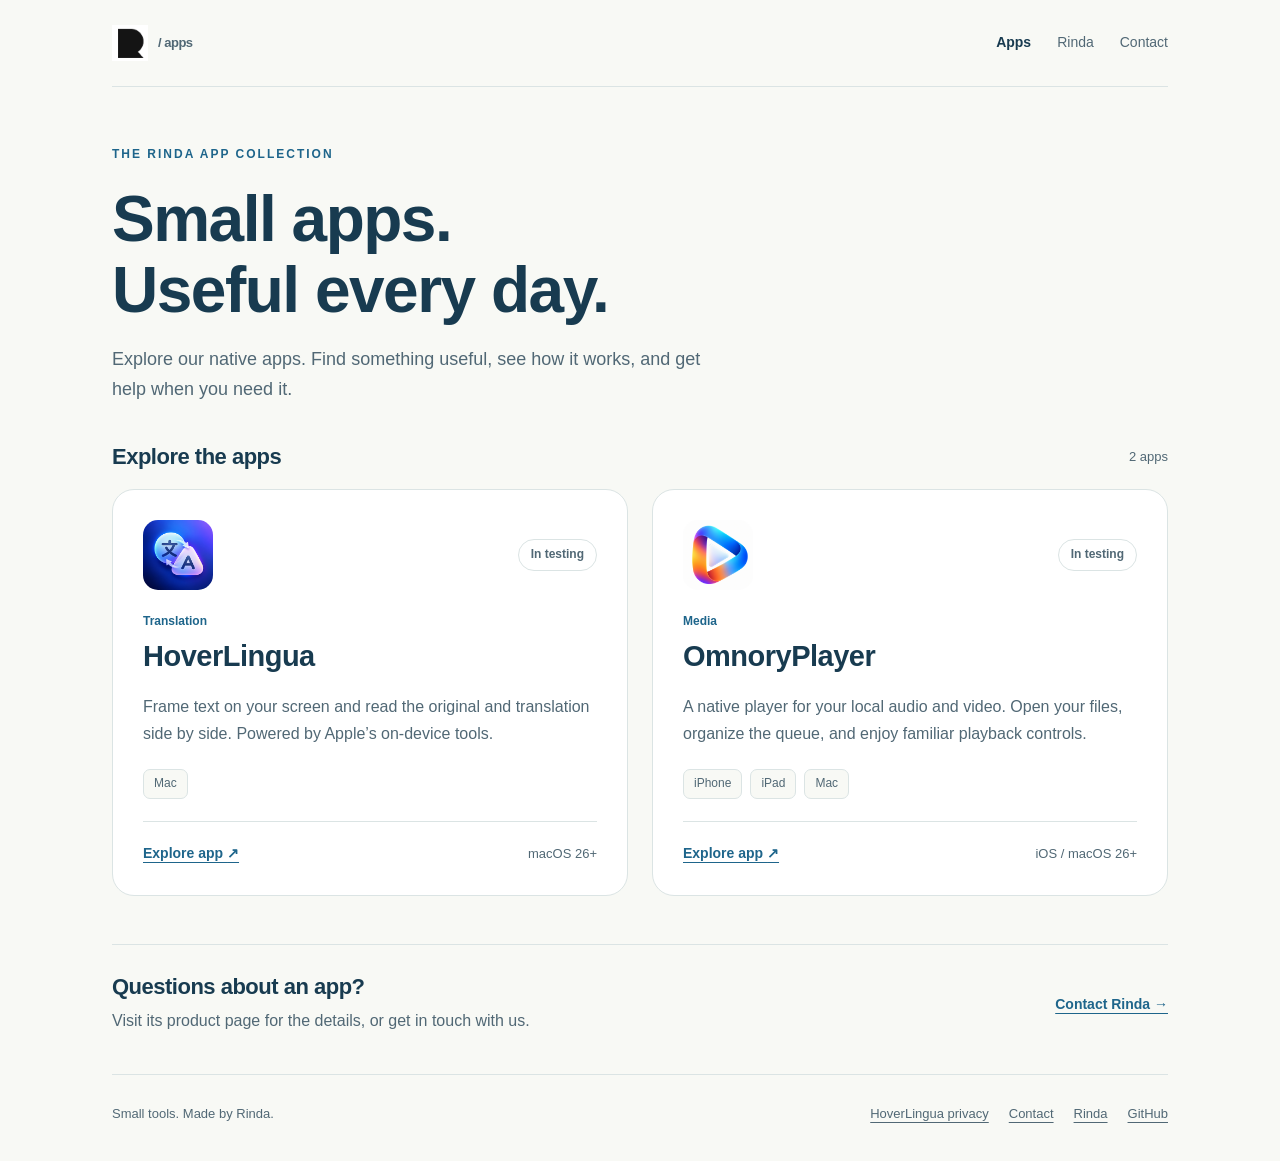
<file: index.html>
<!doctype html>
<html lang="en">
<head>
  <meta charset="utf-8">
  <meta name="viewport" content="width=device-width, initial-scale=1">
  <title>Rinda Apps — Explore our app collection</title>
  <meta name="description" content="Explore HoverLingua and OmnoryPlayer: focused native apps from Rinda for translation and media playback.">
  <meta name="theme-color" content="#183b50">
  <meta property="og:title" content="Rinda Apps — Explore our app collection">
  <meta property="og:description" content="Explore HoverLingua and OmnoryPlayer: focused native apps from Rinda for translation and media playback.">
  <meta property="og:type" content="website">
  <meta property="og:url" content="https://apps.rinda.co/">
  <link rel="canonical" href="https://apps.rinda.co/">
  <link rel="icon" type="image/png" href="assets/rinda-mark.png">
  <link rel="stylesheet" href="assets/style.css">
</head>
<body>
  <a class="skip" href="#main">Skip to content</a>
  <div class="wrap">
    <header class="nav"><a class="brand" href="index.html" aria-label="Rinda apps home"><img src="assets/rinda-mark.png" alt="" width="36" height="36"><span class="small">/ apps</span></a><nav class="nav-links" aria-label="Main"><a href="index.html" aria-current="page">Apps</a><a href="https://rinda.co/" aria-label="About Rinda">Rinda</a><a href="mailto:developer@rinda.co">Contact</a></nav></header>
    <main id="main">
      <section class="directory-intro" aria-labelledby="directory-title">
        <p class="eyebrow">The Rinda app collection</p>
        <h1 id="directory-title">Small apps.<br>Useful every day.</h1>
        <p class="lead">Explore our native apps. Find something useful, see how it works, and get help when you need it.</p>
      </section>
      <section class="catalog" aria-labelledby="catalog-title">
        <div class="catalog-heading"><h2 id="catalog-title">Explore the apps</h2><span class="small">2 apps</span></div>
        <ul class="catalog-grid">
          <li class="catalog-card">
            <div class="catalog-icon-row"><img class="app-icon" src="assets/hoverlingua.png" alt="" width="70" height="70"><span class="badge">In testing</span></div>
            <div><p class="catalog-category">Translation</p><h3>HoverLingua</h3></div>
            <p class="catalog-description">Frame text on your screen and read the original and translation side by side. Powered by Apple’s on-device tools.</p>
            <ul class="platforms" aria-label="HoverLingua platforms"><li>Mac</li></ul>
            <div class="catalog-card-footer"><a class="text-link" href="hoverlingua/index.html" aria-label="Explore HoverLingua">Explore app <span aria-hidden="true">↗</span></a><span class="small">macOS 26+</span></div>
          </li>
          <li class="catalog-card">
            <div class="catalog-icon-row"><img class="app-icon" src="assets/omnoryplayer.png" alt="" width="70" height="70"><span class="badge">In testing</span></div>
            <div><p class="catalog-category">Media</p><h3>OmnoryPlayer</h3></div>
            <p class="catalog-description">A native player for your local audio and video. Open your files, organize the queue, and enjoy familiar playback controls.</p>
            <ul class="platforms" aria-label="OmnoryPlayer platforms"><li>iPhone</li><li>iPad</li><li>Mac</li></ul>
            <div class="catalog-card-footer"><a class="text-link" href="omnoryplayer/index.html" aria-label="Explore OmnoryPlayer">Explore app <span aria-hidden="true">↗</span></a><span class="small">iOS / macOS 26+</span></div>
          </li>
        </ul>
      </section>
      <section class="directory-contact" aria-labelledby="contact-title"><div><h2 id="contact-title">Questions about an app?</h2><p>Visit its product page for the details, or get in touch with us.</p></div><a class="text-link" href="mailto:developer@rinda.co">Contact Rinda <span aria-hidden="true">→</span></a></section>
    </main>
    <footer class="footer"><span>Small tools. Made by Rinda.</span><nav class="footer-links" aria-label="Footer"><a href="hoverlingua/privacy/index.html">HoverLingua privacy</a><a href="mailto:developer@rinda.co">Contact</a><a href="https://rinda.co/">Rinda</a><a href="https://github.com/Rin-Da/apps">GitHub</a></nav></footer>
  </div>
</body>
</html>
</file>
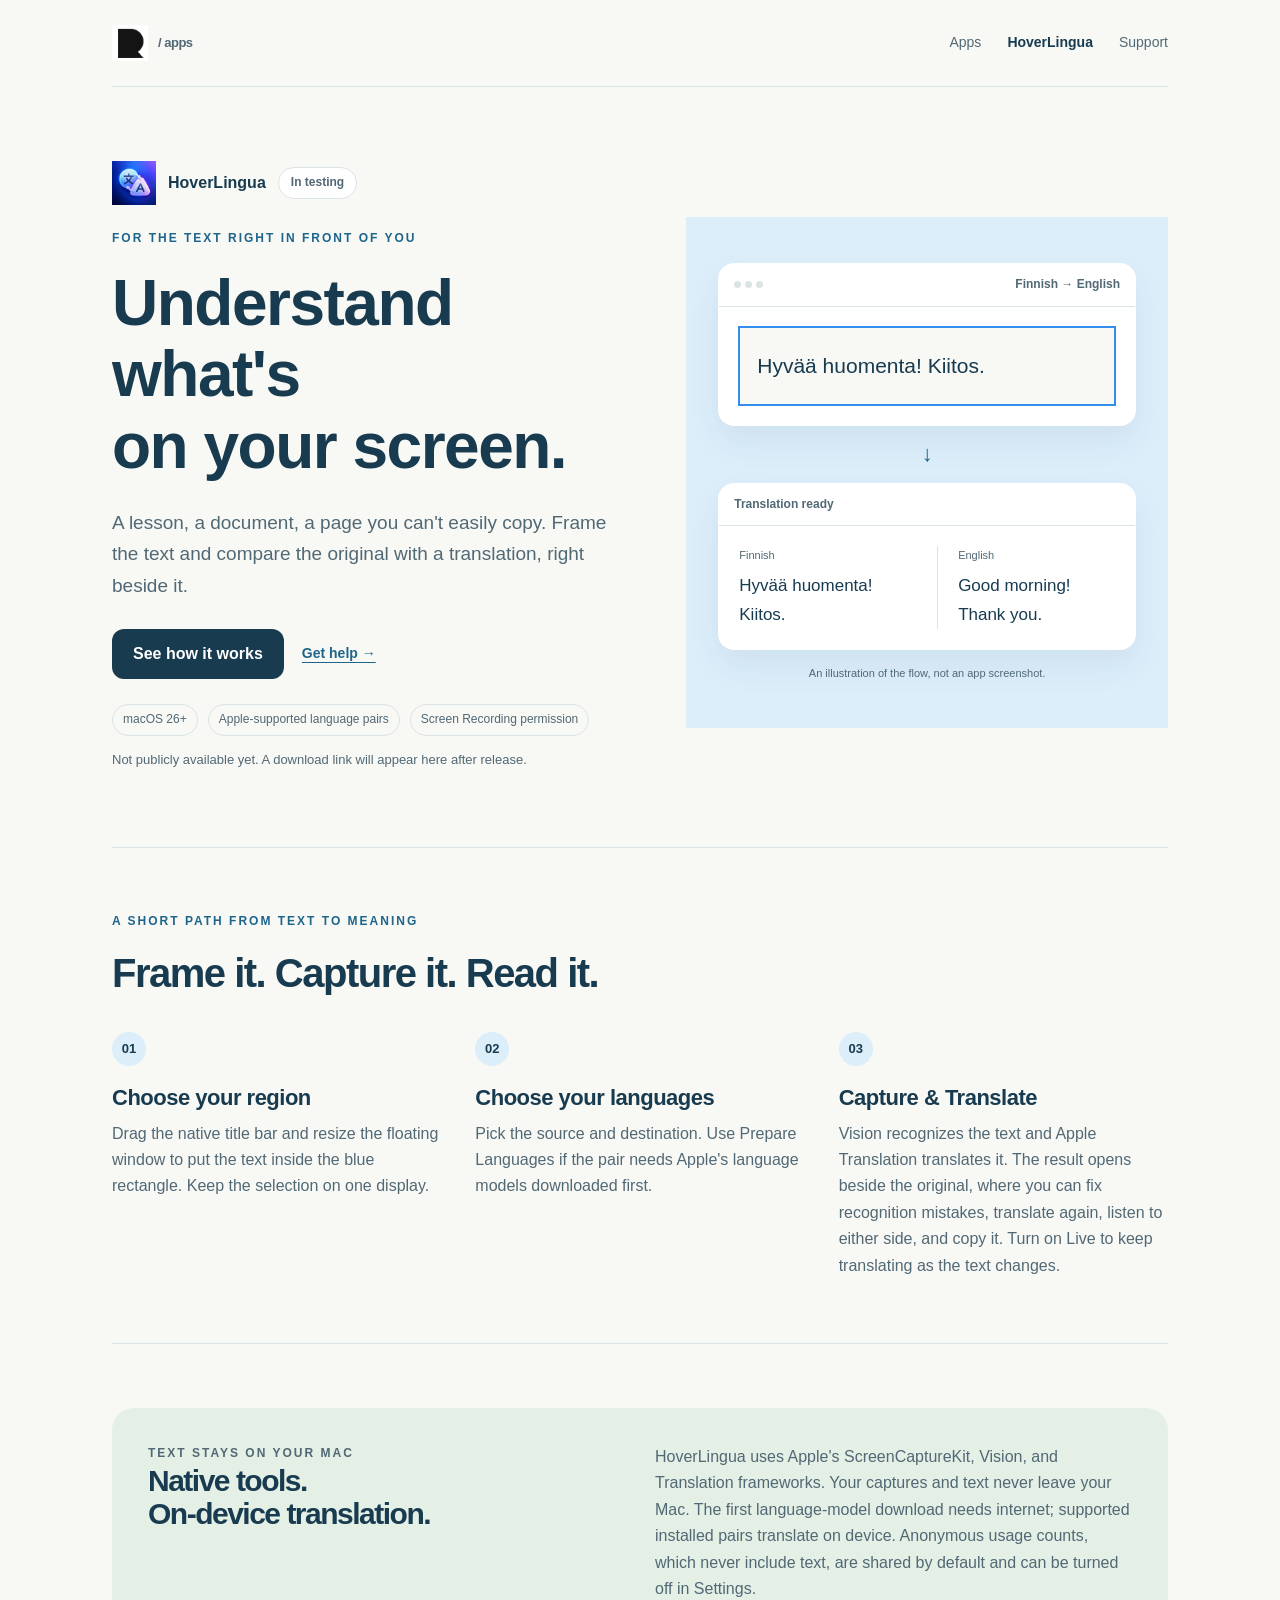
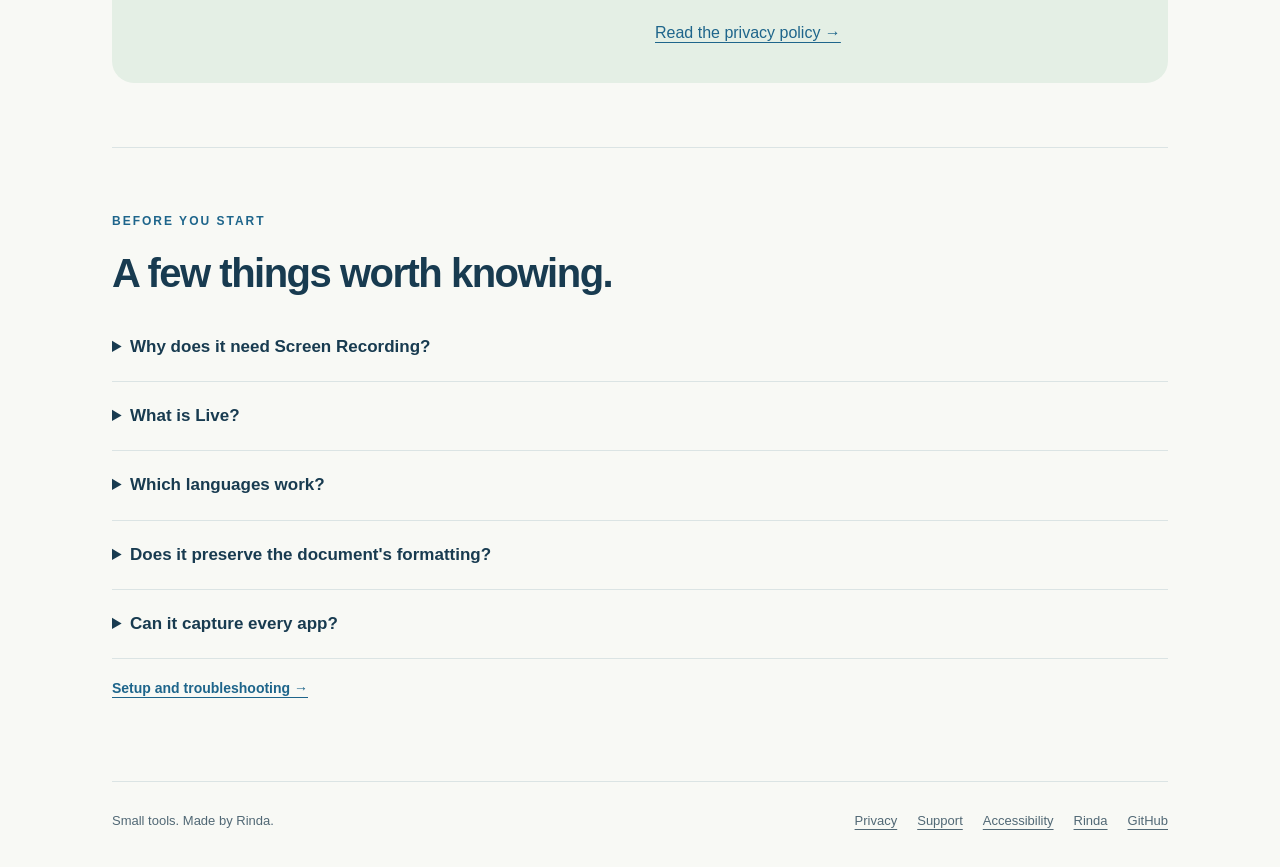
<file: hoverlingua/index.html>
<!doctype html>
<html lang="en">
<head>
  <meta charset="utf-8">
  <meta name="viewport" content="width=device-width, initial-scale=1">
  <title>HoverLingua — Translate text on your Mac screen</title>
  <meta name="description" content="Select text on your Mac screen, recognize it with Vision, and translate it with Apple Translation. Compare the original and translation side by side.">
  <meta name="theme-color" content="#183b50">
  <meta property="og:title" content="HoverLingua — Translate text on your Mac screen">
  <meta property="og:description" content="Select text on your Mac screen, recognize it with Vision, and translate it with Apple Translation. Compare the original and translation side by side.">
  <meta property="og:type" content="website">
  <meta property="og:url" content="https://apps.rinda.co/hoverlingua/">
  <link rel="canonical" href="https://apps.rinda.co/hoverlingua/">
  <link rel="icon" type="image/png" href="../assets/rinda-mark.png">
  <link rel="stylesheet" href="../assets/style.css">
</head>
<body>
  <a class="skip" href="#main">Skip to content</a>
  <div class="wrap">
    <header class="nav"><a class="brand" href="../index.html" aria-label="Rinda apps home"><img src="../assets/rinda-mark.png" alt="" width="36" height="36"><span class="small">/ apps</span></a><nav class="nav-links" aria-label="Main"><a href="../index.html">Apps</a><a href="index.html" aria-current="page">HoverLingua</a><a href="support/index.html">Support</a></nav></header>
    <main id="main"><section class="hero hero-grid"><div><div class="hero-brand"><img src="../assets/hoverlingua.png" alt="" width="44" height="44"><span>HoverLingua</span><span class="badge">In testing</span></div><p class="eyebrow">For the text right in front of you</p><h1>Understand what's<br>on your screen.</h1><p class="lead">A lesson, a document, a page you can't easily copy. Frame the text and compare the original with a translation, right beside it.</p><div class="actions"><a class="button" href="#how-it-works">See how it works</a><a class="text-link" href="support/index.html">Get help →</a></div><div class="requirements"><span>macOS 26+</span><span>Apple-supported language pairs</span><span>Screen Recording permission</span></div><p class="small">Not publicly available yet. A download link will appear here after release.</p></div><div class="app-art" role="img" aria-label="Illustration: Finnish text Hyvää huomenta! Kiitos. is captured and translated into Good morning! Thank you."><div class="example-window"><div class="window-head"><span class="dots" aria-hidden="true"><i></i><i></i><i></i></span><span>Finnish → English</span></div><div class="capture-sample">Hyvää huomenta! Kiitos.</div></div><div class="flow-arrow" aria-hidden="true">↓</div><div class="example-window"><div class="window-head">Translation ready</div><div class="translation-sample"><div><small>Finnish</small><p>Hyvää huomenta!<br>Kiitos.</p></div><div><small>English</small><p>Good morning!<br>Thank you.</p></div></div></div><p class="caption">An illustration of the flow, not an app screenshot.</p></div></section><section class="section" id="how-it-works"><p class="eyebrow">A short path from text to meaning</p><h2>Frame it. Capture it. Read it.</h2><div class="steps"><div><span class="step-number">01</span><h3>Choose your region</h3><p>Drag the native title bar and resize the floating window to put the text inside the blue rectangle. Keep the selection on one display.</p></div><div><span class="step-number">02</span><h3>Choose your languages</h3><p>Pick the source and destination. Use Prepare Languages if the pair needs Apple's language models downloaded first.</p></div><div><span class="step-number">03</span><h3>Capture &amp; Translate</h3><p>Vision recognizes the text and Apple Translation translates it. The result opens beside the original, where you can fix recognition mistakes, translate again, listen to either side, and copy it. Turn on Live to keep translating as the text changes.</p></div></div></section><section class="section"><div class="note-box"><div><p class="eyebrow">Text stays on your Mac</p><h2>Native tools.<br>On-device translation.</h2></div><div><p>HoverLingua uses Apple's ScreenCaptureKit, Vision, and Translation frameworks. Your captures and text never leave your Mac. The first language-model download needs internet; supported installed pairs translate on device. Anonymous usage counts, which never include text, are shared by default and can be turned off in Settings.</p><p style="margin-top:18px"><a href="privacy/index.html">Read the privacy policy →</a></p></div></div></section><section class="section"><p class="eyebrow">Before you start</p><h2>A few things worth knowing.</h2><details><summary>Why does it need Screen Recording?</summary><p>HoverLingua needs access to capture the region you select in other apps. It captures once when you click Capture &amp; Translate. With Live turned on, it re-reads only that region every few seconds (you choose 1–5 seconds in Settings) until you turn Live off. It never captures the rest of your screen, and audio capture is disabled. You can revoke access in System Settings.</p></details><details><summary>What is Live?</summary><p>Live is for text that keeps changing, such as subtitles or slides. Turn on the Live checkbox and HoverLingua re-reads the rectangle on your chosen interval, translating only when the text changes. If the rectangle is empty for a moment, the last translation stays on screen. Shorter intervals react faster but use more energy.</p></details><details><summary>Which languages work?</summary><p>Availability depends on the languages supported by Vision and Apple Translation on your Mac. Finnish → English is the default pair. A language appearing in a menu doesn't guarantee that OCR and translation both support it; the app explains unsupported pairs.</p></details><details><summary>Does it preserve the document's formatting?</summary><p>It groups recognized text into rows and simple columns, but doesn't reproduce document fonts, colors, or complex layouts. Blurred text, handwriting, and skewed pages can reduce accuracy. Check the original when the meaning matters.</p></details><details><summary>Can it capture every app?</summary><p>Protected content and secure system surfaces may be unavailable. Each capture covers a region on one display. Live picks up a moved or resized rectangle on its next check.</p></details><p><a class="text-link" href="support/index.html">Setup and troubleshooting →</a></p></section></main>
    <footer class="footer"><span>Small tools. Made by Rinda.</span><nav class="footer-links" aria-label="Footer"><a href="privacy/index.html">Privacy</a><a href="support/index.html">Support</a><a href="accessibility/index.html">Accessibility</a><a href="https://rinda.co/">Rinda</a><a href="https://github.com/Rin-Da/apps">GitHub</a></nav></footer>
  </div>
</body>
</html>
</file>
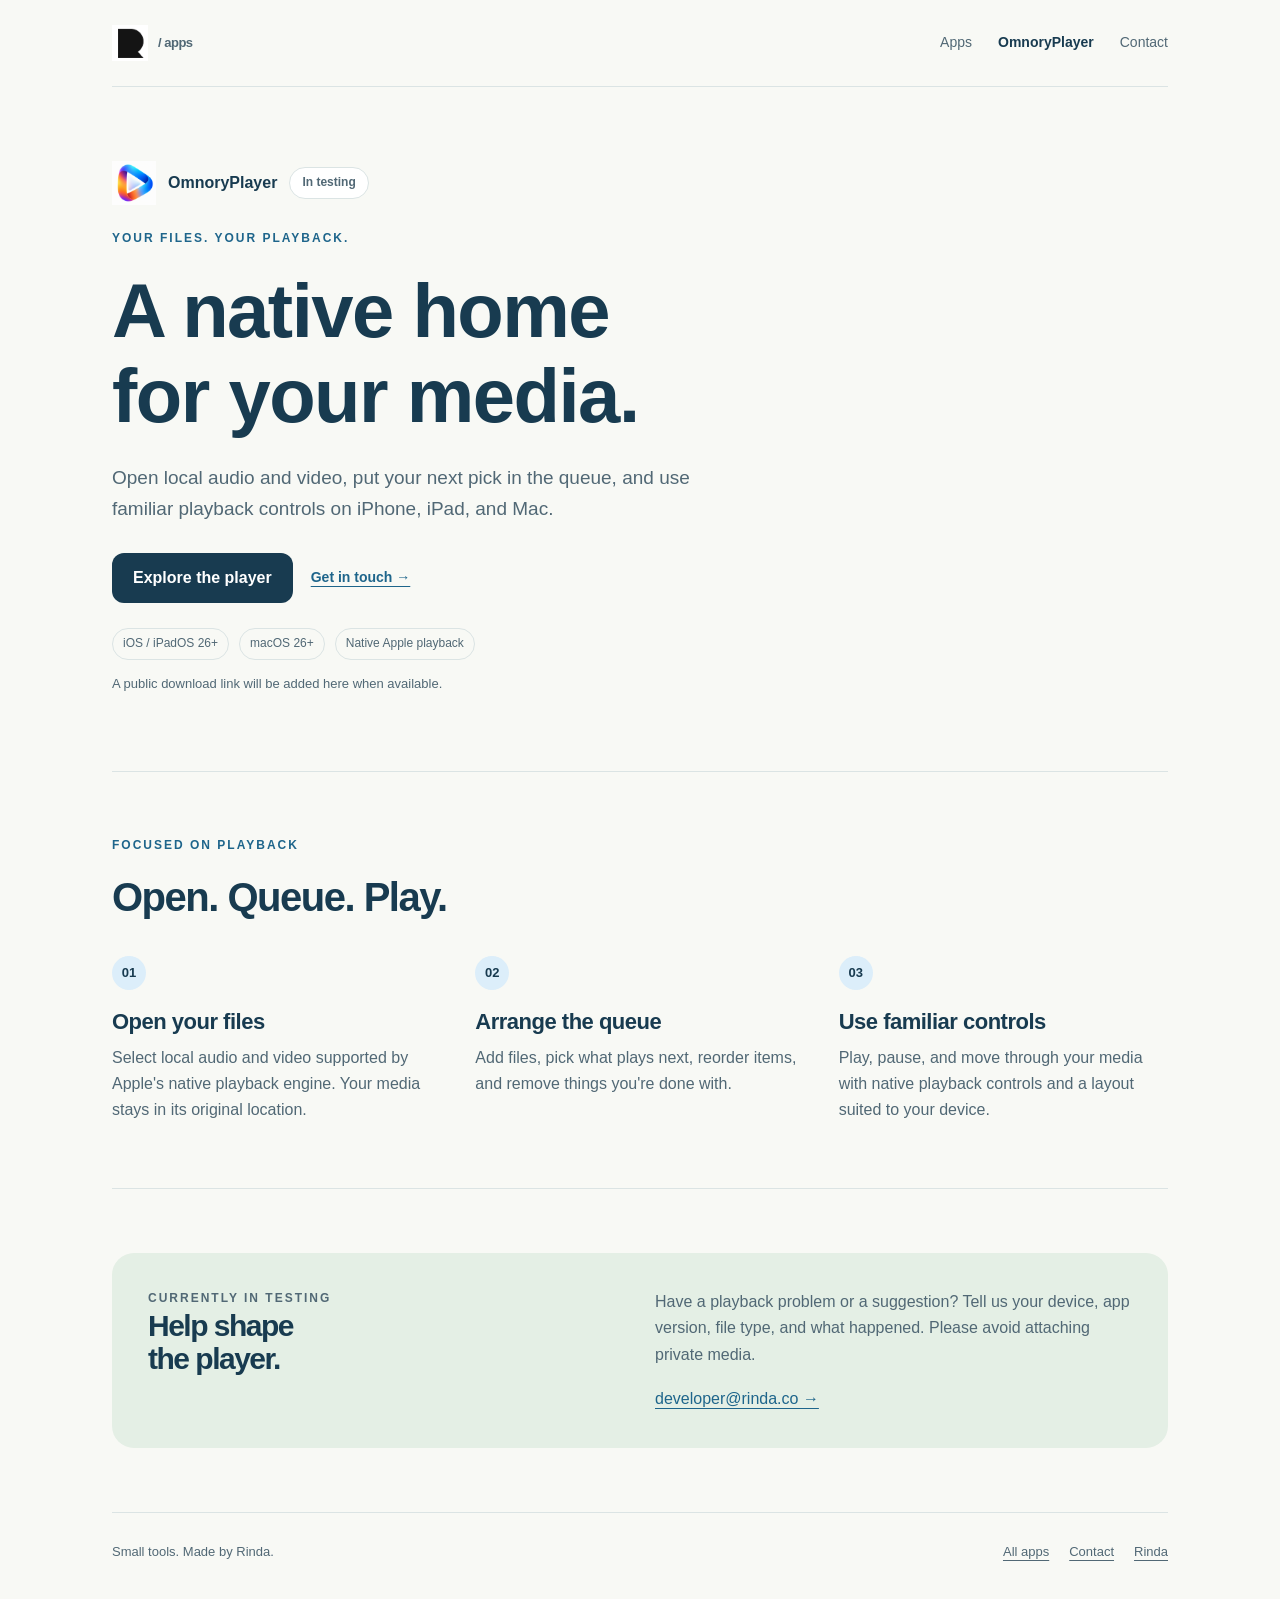
<file: omnoryplayer/index.html>
<!doctype html>
<html lang="en">
<head>
  <meta charset="utf-8">
  <meta name="viewport" content="width=device-width, initial-scale=1">
  <title>OmnoryPlayer — Native media playback by Rinda</title>
  <meta name="description" content="A native media player for iPhone, iPad, and Mac. Open local audio and video and organize your playback queue.">
  <meta name="theme-color" content="#183b50">
  <meta property="og:title" content="OmnoryPlayer — Native media playback by Rinda">
  <meta property="og:description" content="A native media player for iPhone, iPad, and Mac. Open local audio and video and organize your playback queue.">
  <meta property="og:type" content="website">
  <meta property="og:url" content="https://apps.rinda.co/omnoryplayer/">
  <link rel="canonical" href="https://apps.rinda.co/omnoryplayer/">
  <link rel="icon" type="image/png" href="../assets/rinda-mark.png">
  <link rel="stylesheet" href="../assets/style.css">
</head>
<body>
  <a class="skip" href="#main">Skip to content</a>
  <div class="wrap">
    <header class="nav"><a class="brand" href="../index.html" aria-label="Rinda apps home"><img src="../assets/rinda-mark.png" alt="" width="36" height="36"><span class="small">/ apps</span></a><nav class="nav-links" aria-label="Main"><a href="../index.html">Apps</a><a href="index.html" aria-current="page">OmnoryPlayer</a><a href="mailto:developer@rinda.co?subject=OmnoryPlayer%20support">Contact</a></nav></header>
    <main id="main">
      <section class="hero">
        <div class="hero-brand"><img src="../assets/omnoryplayer.png" alt="" width="44" height="44"><span>OmnoryPlayer</span><span class="badge">In testing</span></div>
        <p class="eyebrow">Your files. Your playback.</p>
        <h1>A native home<br>for your media.</h1>
        <p class="lead">Open local audio and video, put your next pick in the queue, and use familiar playback controls on iPhone, iPad, and Mac.</p>
        <div class="actions"><a class="button" href="#features">Explore the player</a><a class="text-link" href="mailto:developer@rinda.co?subject=OmnoryPlayer%20support">Get in touch →</a></div>
        <div class="requirements"><span>iOS / iPadOS 26+</span><span>macOS 26+</span><span>Native Apple playback</span></div>
        <p class="small">A public download link will be added here when available.</p>
      </section>
      <section class="section" id="features">
        <p class="eyebrow">Focused on playback</p><h2>Open. Queue. Play.</h2>
        <div class="steps">
          <div><span class="step-number">01</span><h3>Open your files</h3><p>Select local audio and video supported by Apple's native playback engine. Your media stays in its original location.</p></div>
          <div><span class="step-number">02</span><h3>Arrange the queue</h3><p>Add files, pick what plays next, reorder items, and remove things you're done with.</p></div>
          <div><span class="step-number">03</span><h3>Use familiar controls</h3><p>Play, pause, and move through your media with native playback controls and a layout suited to your device.</p></div>
        </div>
      </section>
      <section class="section"><div class="note-box"><div><p class="eyebrow">Currently in testing</p><h2>Help shape<br>the player.</h2></div><div><p>Have a playback problem or a suggestion? Tell us your device, app version, file type, and what happened. Please avoid attaching private media.</p><p style="margin-top:18px"><a href="mailto:developer@rinda.co?subject=OmnoryPlayer%20feedback">developer@rinda.co →</a></p></div></div></section>
    </main>
    <footer class="footer"><span>Small tools. Made by Rinda.</span><nav class="footer-links" aria-label="Footer"><a href="../index.html">All apps</a><a href="mailto:developer@rinda.co?subject=OmnoryPlayer%20support">Contact</a><a href="https://rinda.co/">Rinda</a></nav></footer>
  </div>
</body>
</html>
</file>
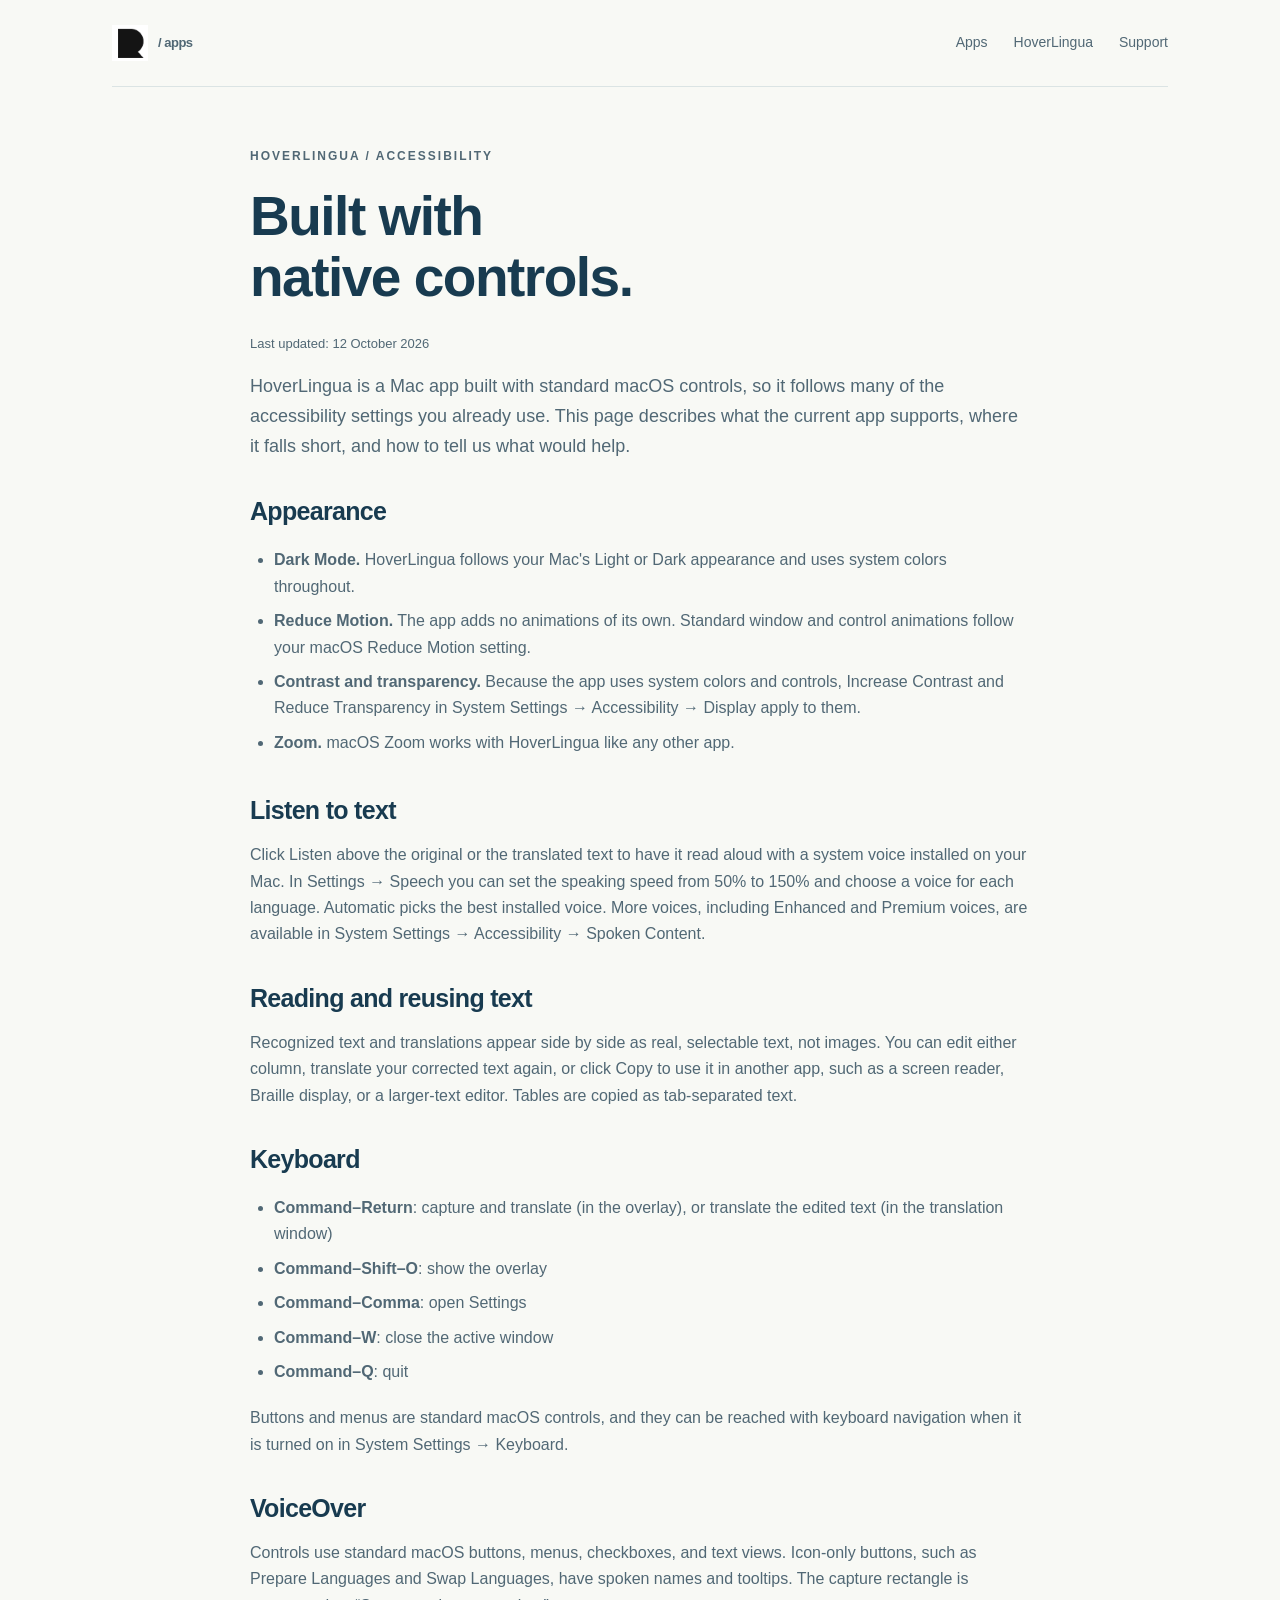
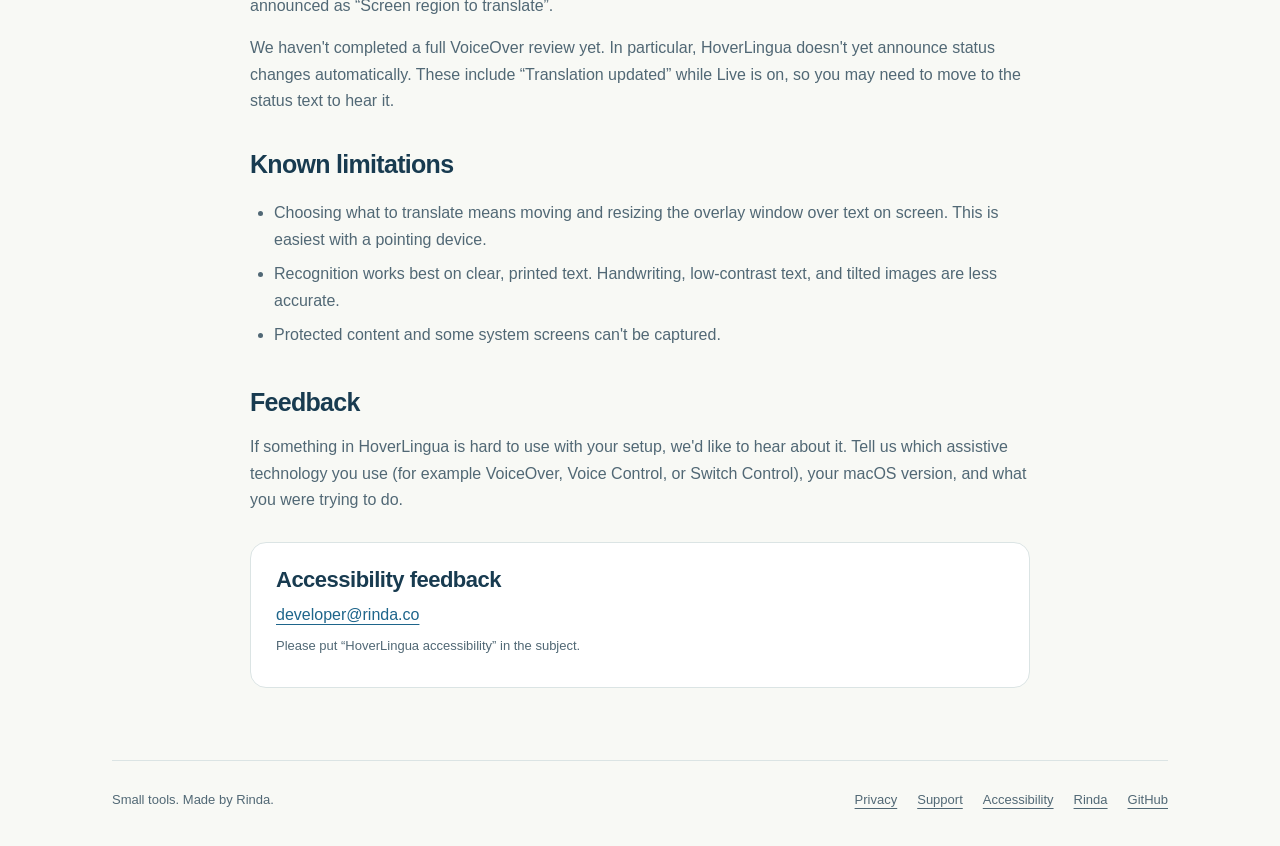
<file: hoverlingua/accessibility/index.html>
<!doctype html>
<html lang="en">
<head>
  <meta charset="utf-8">
  <meta name="viewport" content="width=device-width, initial-scale=1">
  <title>HoverLingua Accessibility — Rinda Apps</title>
  <meta name="description" content="HoverLingua's accessibility features, keyboard shortcuts, known limitations, and how to send accessibility feedback.">
  <meta name="theme-color" content="#183b50">
  <meta property="og:title" content="HoverLingua Accessibility — Rinda Apps">
  <meta property="og:description" content="HoverLingua's accessibility features, keyboard shortcuts, known limitations, and how to send accessibility feedback.">
  <meta property="og:type" content="website">
  <meta property="og:url" content="https://apps.rinda.co/hoverlingua/accessibility/">
  <link rel="canonical" href="https://apps.rinda.co/hoverlingua/accessibility/">
  <link rel="icon" type="image/png" href="../../assets/rinda-mark.png">
  <link rel="stylesheet" href="../../assets/style.css">
</head>
<body>
  <a class="skip" href="#main">Skip to content</a>
  <div class="wrap">
    <header class="nav"><a class="brand" href="../../index.html" aria-label="Rinda apps home"><img src="../../assets/rinda-mark.png" alt="" width="36" height="36"><span class="small">/ apps</span></a><nav class="nav-links" aria-label="Main"><a href="../../index.html">Apps</a><a href="../index.html">HoverLingua</a><a href="../support/index.html">Support</a></nav></header>
    <main id="main"><article class="document"><p class="eyebrow">HoverLingua / Accessibility</p><h1>Built with<br>native controls.</h1><p class="small">Last updated: 12 October 2026</p><p class="intro">HoverLingua is a Mac app built with standard macOS controls, so it follows many of the accessibility settings you already use. This page describes what the current app supports, where it falls short, and how to tell us what would help.</p><h2>Appearance</h2><ul><li><strong>Dark Mode.</strong> HoverLingua follows your Mac's Light or Dark appearance and uses system colors throughout.</li><li><strong>Reduce Motion.</strong> The app adds no animations of its own. Standard window and control animations follow your macOS Reduce Motion setting.</li><li><strong>Contrast and transparency.</strong> Because the app uses system colors and controls, Increase Contrast and Reduce Transparency in System Settings → Accessibility → Display apply to them.</li><li><strong>Zoom.</strong> macOS Zoom works with HoverLingua like any other app.</li></ul><h2>Listen to text</h2><p>Click Listen above the original or the translated text to have it read aloud with a system voice installed on your Mac. In Settings → Speech you can set the speaking speed from 50% to 150% and choose a voice for each language. Automatic picks the best installed voice. More voices, including Enhanced and Premium voices, are available in System Settings → Accessibility → Spoken Content.</p><h2>Reading and reusing text</h2><p>Recognized text and translations appear side by side as real, selectable text, not images. You can edit either column, translate your corrected text again, or click Copy to use it in another app, such as a screen reader, Braille display, or a larger-text editor. Tables are copied as tab-separated text.</p><h2>Keyboard</h2><ul><li><strong>Command–Return</strong>: capture and translate (in the overlay), or translate the edited text (in the translation window)</li><li><strong>Command–Shift–O</strong>: show the overlay</li><li><strong>Command–Comma</strong>: open Settings</li><li><strong>Command–W</strong>: close the active window</li><li><strong>Command–Q</strong>: quit</li></ul><p>Buttons and menus are standard macOS controls, and they can be reached with keyboard navigation when it is turned on in System Settings → Keyboard.</p><h2>VoiceOver</h2><p>Controls use standard macOS buttons, menus, checkboxes, and text views. Icon-only buttons, such as Prepare Languages and Swap Languages, have spoken names and tooltips. The capture rectangle is announced as “Screen region to translate”.</p><p>We haven't completed a full VoiceOver review yet. In particular, HoverLingua doesn't yet announce status changes automatically. These include “Translation updated” while Live is on, so you may need to move to the status text to hear it.</p><h2>Known limitations</h2><ul><li>Choosing what to translate means moving and resizing the overlay window over text on screen. This is easiest with a pointing device.</li><li>Recognition works best on clear, printed text. Handwriting, low-contrast text, and tilted images are less accurate.</li><li>Protected content and some system screens can't be captured.</li></ul><h2>Feedback</h2><p>If something in HoverLingua is hard to use with your setup, we'd like to hear about it. Tell us which assistive technology you use (for example VoiceOver, Voice Control, or Switch Control), your macOS version, and what you were trying to do.</p><div class="contact"><h3>Accessibility feedback</h3><p><a href="mailto:developer@rinda.co?subject=HoverLingua%20accessibility">developer@rinda.co</a></p><p class="small">Please put “HoverLingua accessibility” in the subject.</p></div></article></main>
    <footer class="footer"><span>Small tools. Made by Rinda.</span><nav class="footer-links" aria-label="Footer"><a href="../privacy/index.html">Privacy</a><a href="../support/index.html">Support</a><a href="index.html">Accessibility</a><a href="https://rinda.co/">Rinda</a><a href="https://github.com/Rin-Da/apps">GitHub</a></nav></footer>
  </div>
</body>
</html>
</file>
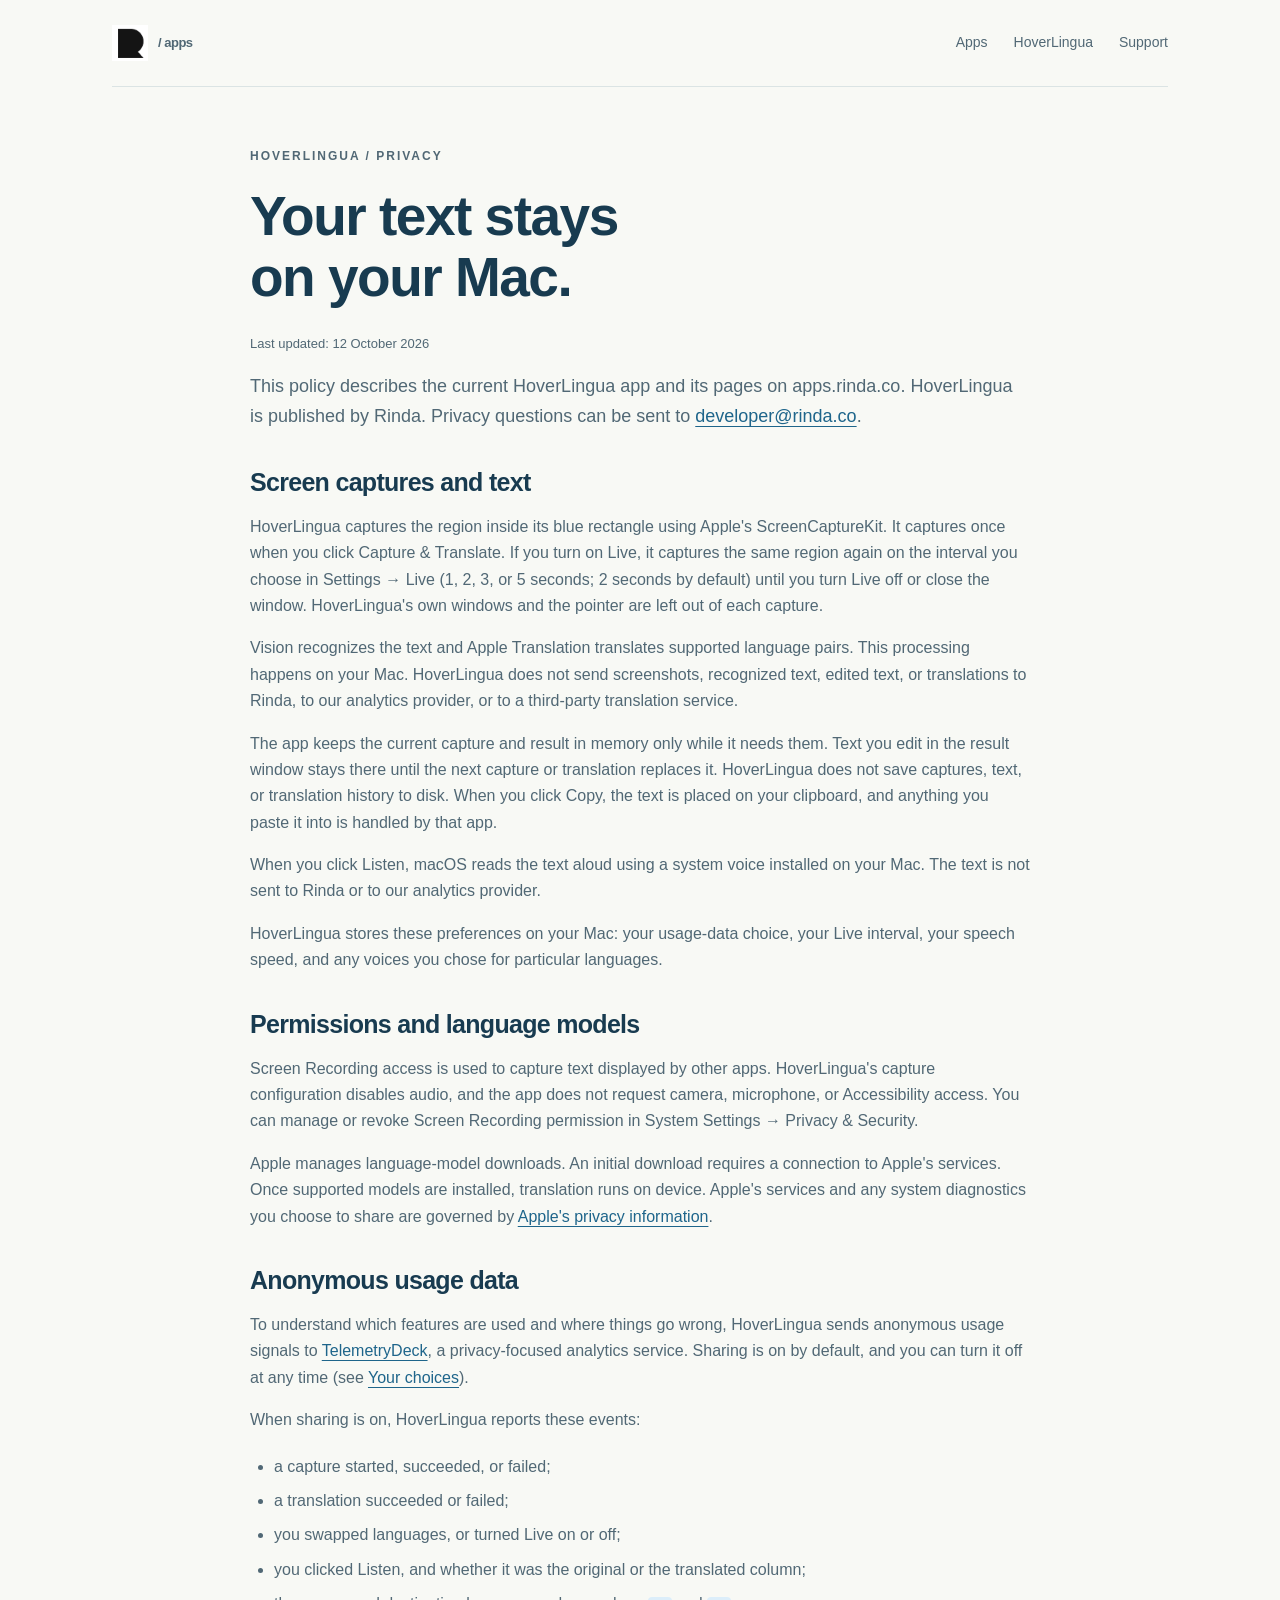
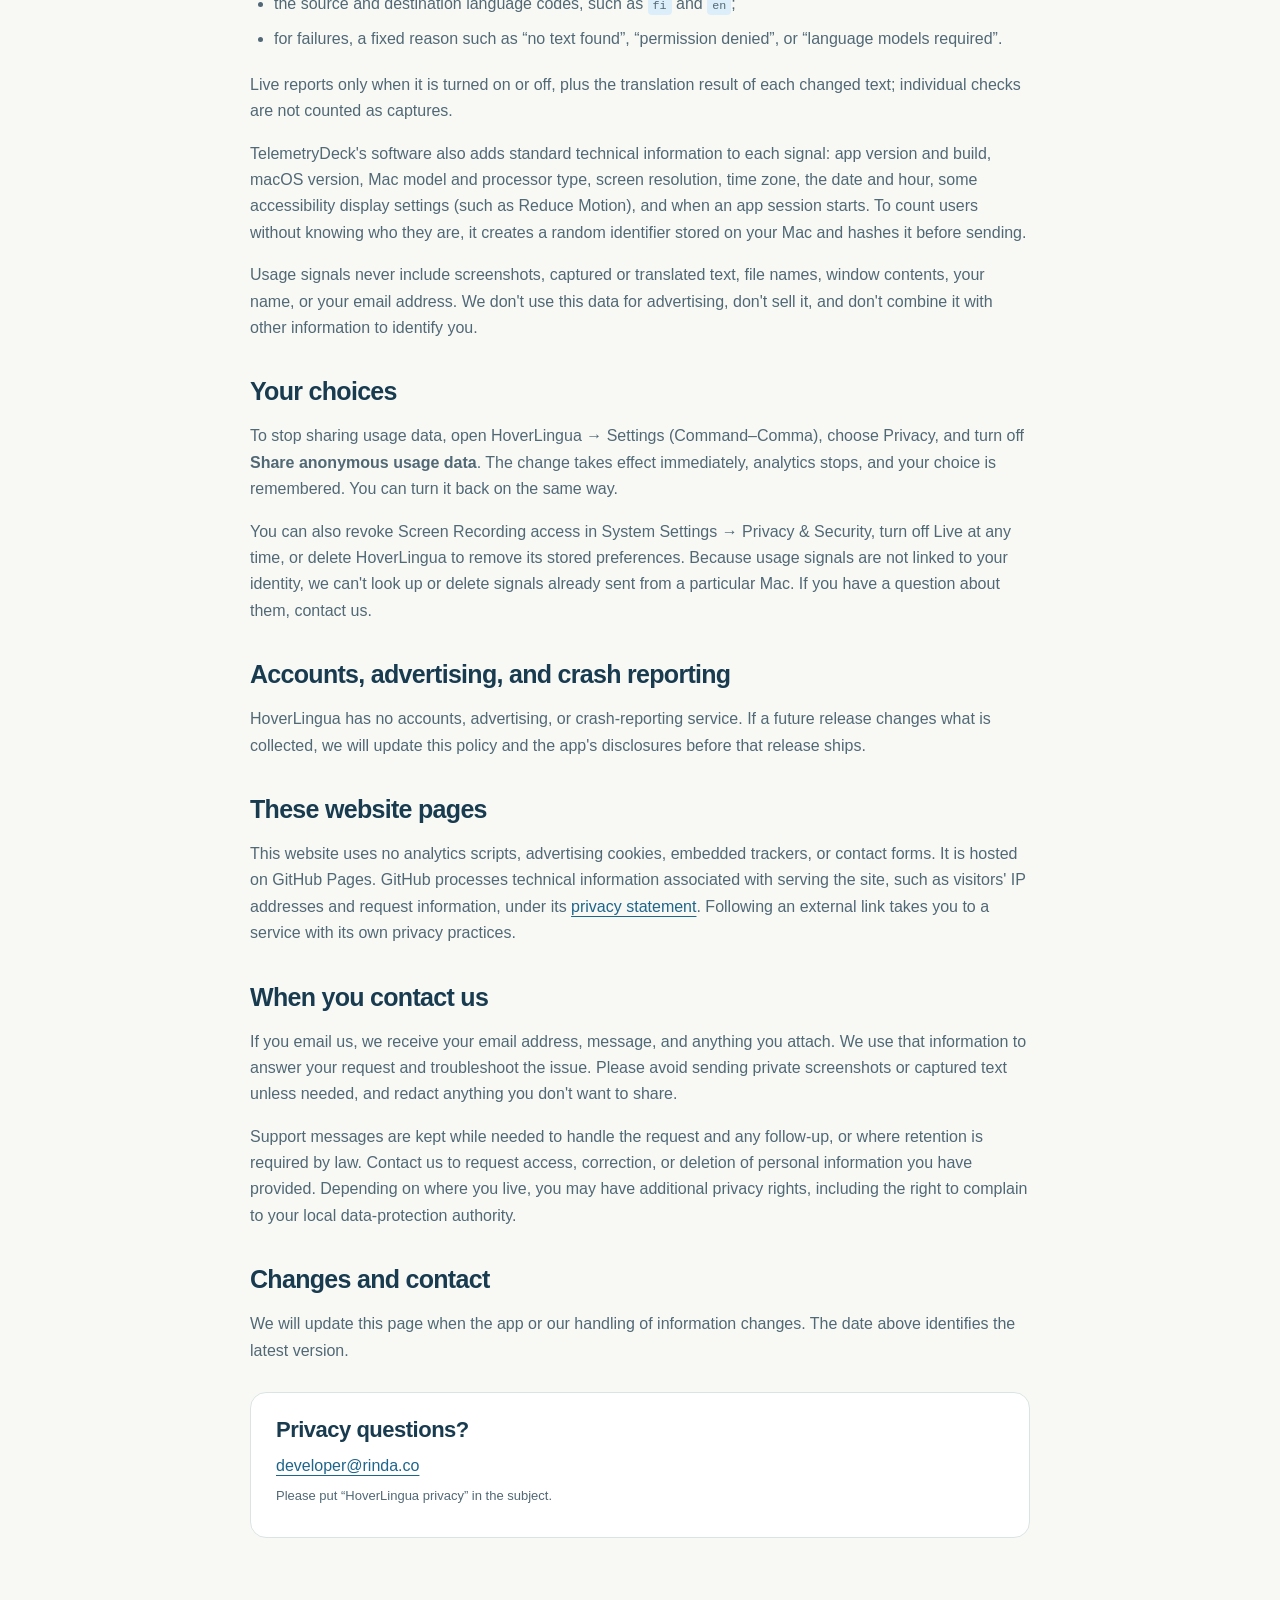
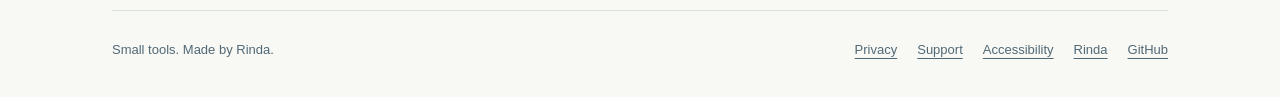
<file: hoverlingua/privacy/index.html>
<!doctype html>
<html lang="en">
<head>
  <meta charset="utf-8">
  <meta name="viewport" content="width=device-width, initial-scale=1">
  <title>HoverLingua Privacy Policy — Rinda Apps</title>
  <meta name="description" content="How HoverLingua handles screen captures, recognized text, translations, anonymous usage data, support messages, and website visits.">
  <meta name="theme-color" content="#183b50">
  <meta property="og:title" content="HoverLingua Privacy Policy — Rinda Apps">
  <meta property="og:description" content="How HoverLingua handles screen captures, recognized text, translations, anonymous usage data, support messages, and website visits.">
  <meta property="og:type" content="website">
  <meta property="og:url" content="https://apps.rinda.co/hoverlingua/privacy/">
  <link rel="canonical" href="https://apps.rinda.co/hoverlingua/privacy/">
  <link rel="icon" type="image/png" href="../../assets/rinda-mark.png">
  <link rel="stylesheet" href="../../assets/style.css">
</head>
<body>
  <a class="skip" href="#main">Skip to content</a>
  <div class="wrap">
    <header class="nav"><a class="brand" href="../../index.html" aria-label="Rinda apps home"><img src="../../assets/rinda-mark.png" alt="" width="36" height="36"><span class="small">/ apps</span></a><nav class="nav-links" aria-label="Main"><a href="../../index.html">Apps</a><a href="../index.html">HoverLingua</a><a href="../support/index.html">Support</a></nav></header>
    <main id="main"><article class="document"><p class="eyebrow">HoverLingua / Privacy</p><h1>Your text stays<br>on your Mac.</h1><p class="small">Last updated: 12 October 2026</p><p class="intro">This policy describes the current HoverLingua app and its pages on apps.rinda.co. HoverLingua is published by Rinda. Privacy questions can be sent to <a href="mailto:developer@rinda.co">developer@rinda.co</a>.</p><h2>Screen captures and text</h2><p>HoverLingua captures the region inside its blue rectangle using Apple's ScreenCaptureKit. It captures once when you click Capture &amp; Translate. If you turn on Live, it captures the same region again on the interval you choose in Settings → Live (1, 2, 3, or 5 seconds; 2 seconds by default) until you turn Live off or close the window. HoverLingua's own windows and the pointer are left out of each capture.</p><p>Vision recognizes the text and Apple Translation translates supported language pairs. This processing happens on your Mac. HoverLingua does not send screenshots, recognized text, edited text, or translations to Rinda, to our analytics provider, or to a third-party translation service.</p><p>The app keeps the current capture and result in memory only while it needs them. Text you edit in the result window stays there until the next capture or translation replaces it. HoverLingua does not save captures, text, or translation history to disk. When you click Copy, the text is placed on your clipboard, and anything you paste it into is handled by that app.</p><p>When you click Listen, macOS reads the text aloud using a system voice installed on your Mac. The text is not sent to Rinda or to our analytics provider.</p><p>HoverLingua stores these preferences on your Mac: your usage-data choice, your Live interval, your speech speed, and any voices you chose for particular languages.</p><h2>Permissions and language models</h2><p>Screen Recording access is used to capture text displayed by other apps. HoverLingua's capture configuration disables audio, and the app does not request camera, microphone, or Accessibility access. You can manage or revoke Screen Recording permission in System Settings → Privacy &amp; Security.</p><p>Apple manages language-model downloads. An initial download requires a connection to Apple's services. Once supported models are installed, translation runs on device. Apple's services and any system diagnostics you choose to share are governed by <a href="https://www.apple.com/legal/privacy/">Apple's privacy information</a>.</p><h2 id="usage-data">Anonymous usage data</h2><p>To understand which features are used and where things go wrong, HoverLingua sends anonymous usage signals to <a href="https://telemetrydeck.com/privacy/">TelemetryDeck</a>, a privacy-focused analytics service. Sharing is on by default, and you can turn it off at any time (see <a href="#choices">Your choices</a>).</p><p>When sharing is on, HoverLingua reports these events:</p><ul><li>a capture started, succeeded, or failed;</li><li>a translation succeeded or failed;</li><li>you swapped languages, or turned Live on or off;</li><li>you clicked Listen, and whether it was the original or the translated column;</li><li>the source and destination language codes, such as <code>fi</code> and <code>en</code>;</li><li>for failures, a fixed reason such as “no text found”, “permission denied”, or “language models required”.</li></ul><p>Live reports only when it is turned on or off, plus the translation result of each changed text; individual checks are not counted as captures.</p><p>TelemetryDeck's software also adds standard technical information to each signal: app version and build, macOS version, Mac model and processor type, screen resolution, time zone, the date and hour, some accessibility display settings (such as Reduce Motion), and when an app session starts. To count users without knowing who they are, it creates a random identifier stored on your Mac and hashes it before sending.</p><p>Usage signals never include screenshots, captured or translated text, file names, window contents, your name, or your email address. We don't use this data for advertising, don't sell it, and don't combine it with other information to identify you.</p><h2 id="choices">Your choices</h2><p>To stop sharing usage data, open HoverLingua → Settings (Command–Comma), choose Privacy, and turn off <strong>Share anonymous usage data</strong>. The change takes effect immediately, analytics stops, and your choice is remembered. You can turn it back on the same way.</p><p>You can also revoke Screen Recording access in System Settings → Privacy &amp; Security, turn off Live at any time, or delete HoverLingua to remove its stored preferences. Because usage signals are not linked to your identity, we can't look up or delete signals already sent from a particular Mac. If you have a question about them, contact us.</p><h2>Accounts, advertising, and crash reporting</h2><p>HoverLingua has no accounts, advertising, or crash-reporting service. If a future release changes what is collected, we will update this policy and the app's disclosures before that release ships.</p><h2>These website pages</h2><p>This website uses no analytics scripts, advertising cookies, embedded trackers, or contact forms. It is hosted on GitHub Pages. GitHub processes technical information associated with serving the site, such as visitors' IP addresses and request information, under its <a href="https://docs.github.com/en/site-policy/privacy-policies/github-general-privacy-statement">privacy statement</a>. Following an external link takes you to a service with its own privacy practices.</p><h2>When you contact us</h2><p>If you email us, we receive your email address, message, and anything you attach. We use that information to answer your request and troubleshoot the issue. Please avoid sending private screenshots or captured text unless needed, and redact anything you don't want to share.</p><p>Support messages are kept while needed to handle the request and any follow-up, or where retention is required by law. Contact us to request access, correction, or deletion of personal information you have provided. Depending on where you live, you may have additional privacy rights, including the right to complain to your local data-protection authority.</p><h2>Changes and contact</h2><p>We will update this page when the app or our handling of information changes. The date above identifies the latest version.</p><div class="contact"><h3>Privacy questions?</h3><p><a href="mailto:developer@rinda.co?subject=HoverLingua%20privacy">developer@rinda.co</a></p><p class="small">Please put “HoverLingua privacy” in the subject.</p></div></article></main>
    <footer class="footer"><span>Small tools. Made by Rinda.</span><nav class="footer-links" aria-label="Footer"><a href="index.html">Privacy</a><a href="../support/index.html">Support</a><a href="../accessibility/index.html">Accessibility</a><a href="https://rinda.co/">Rinda</a><a href="https://github.com/Rin-Da/apps">GitHub</a></nav></footer>
  </div>
</body>
</html>
</file>
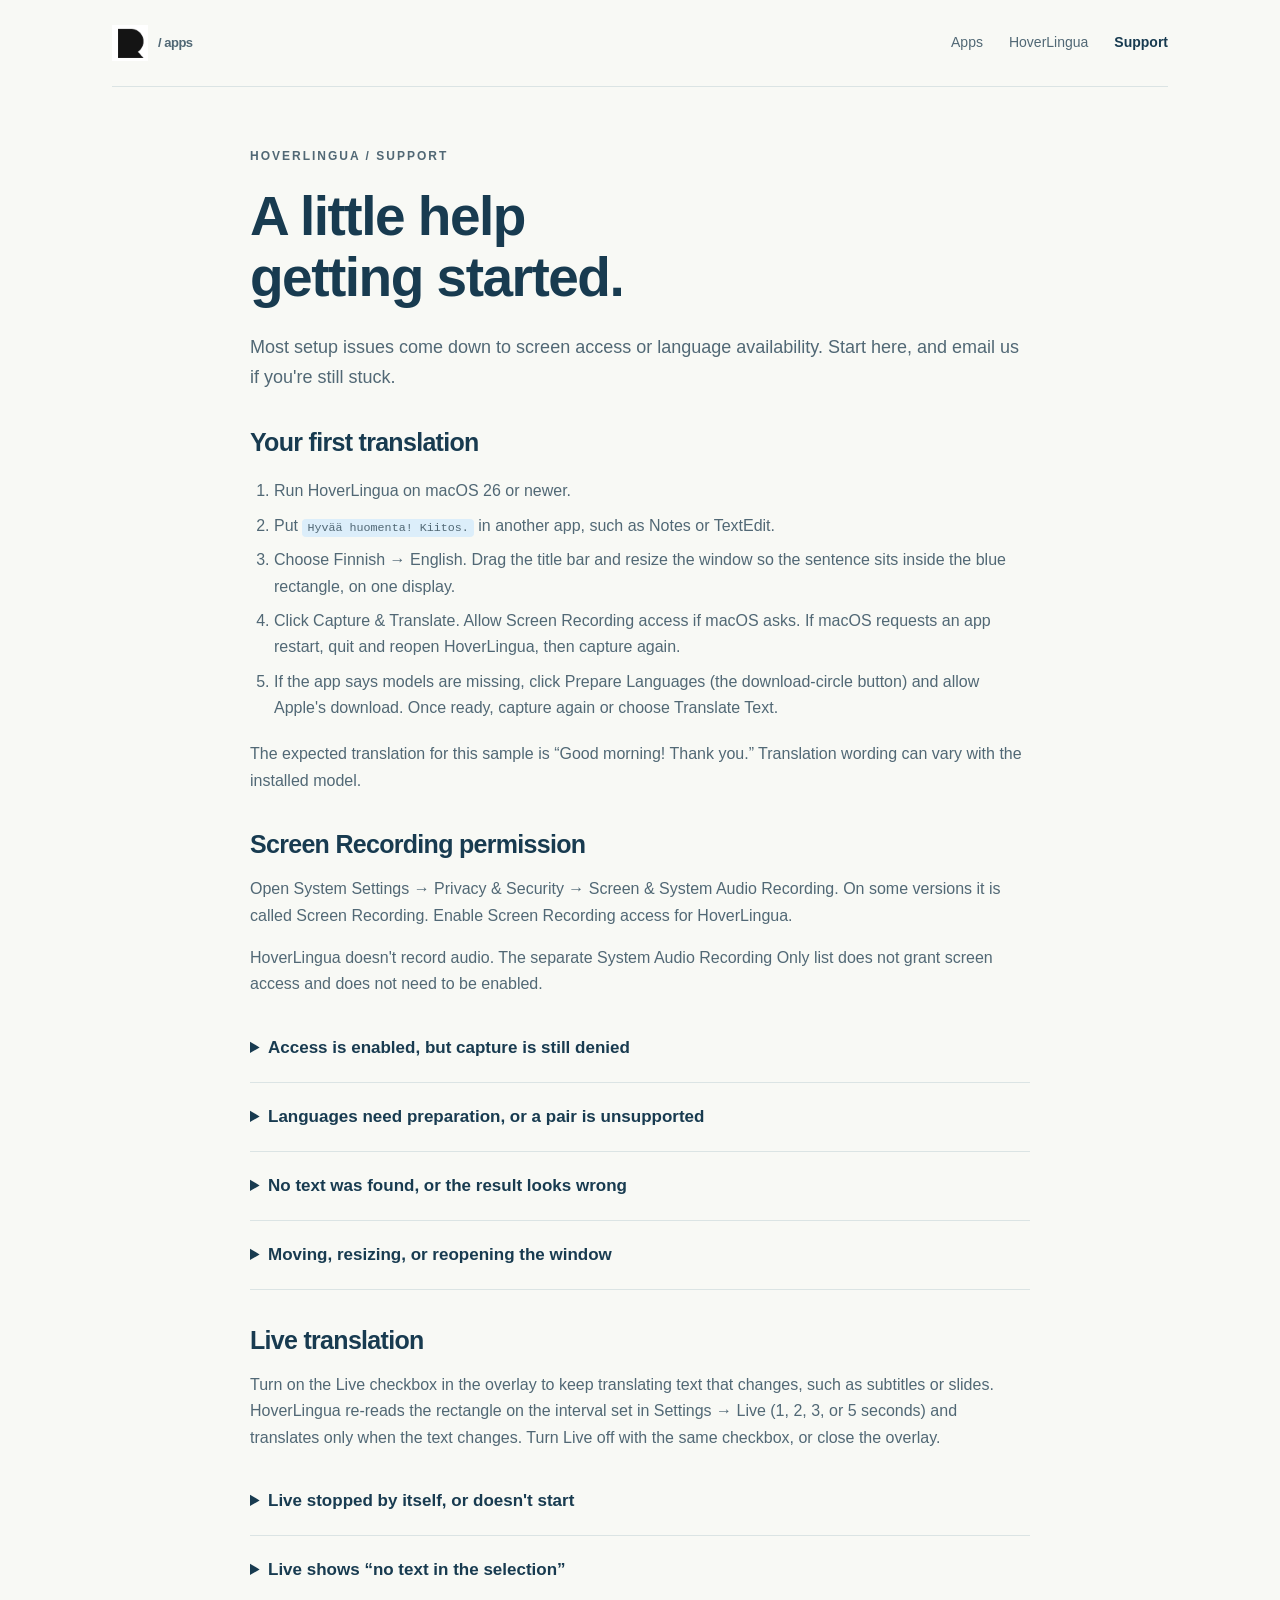
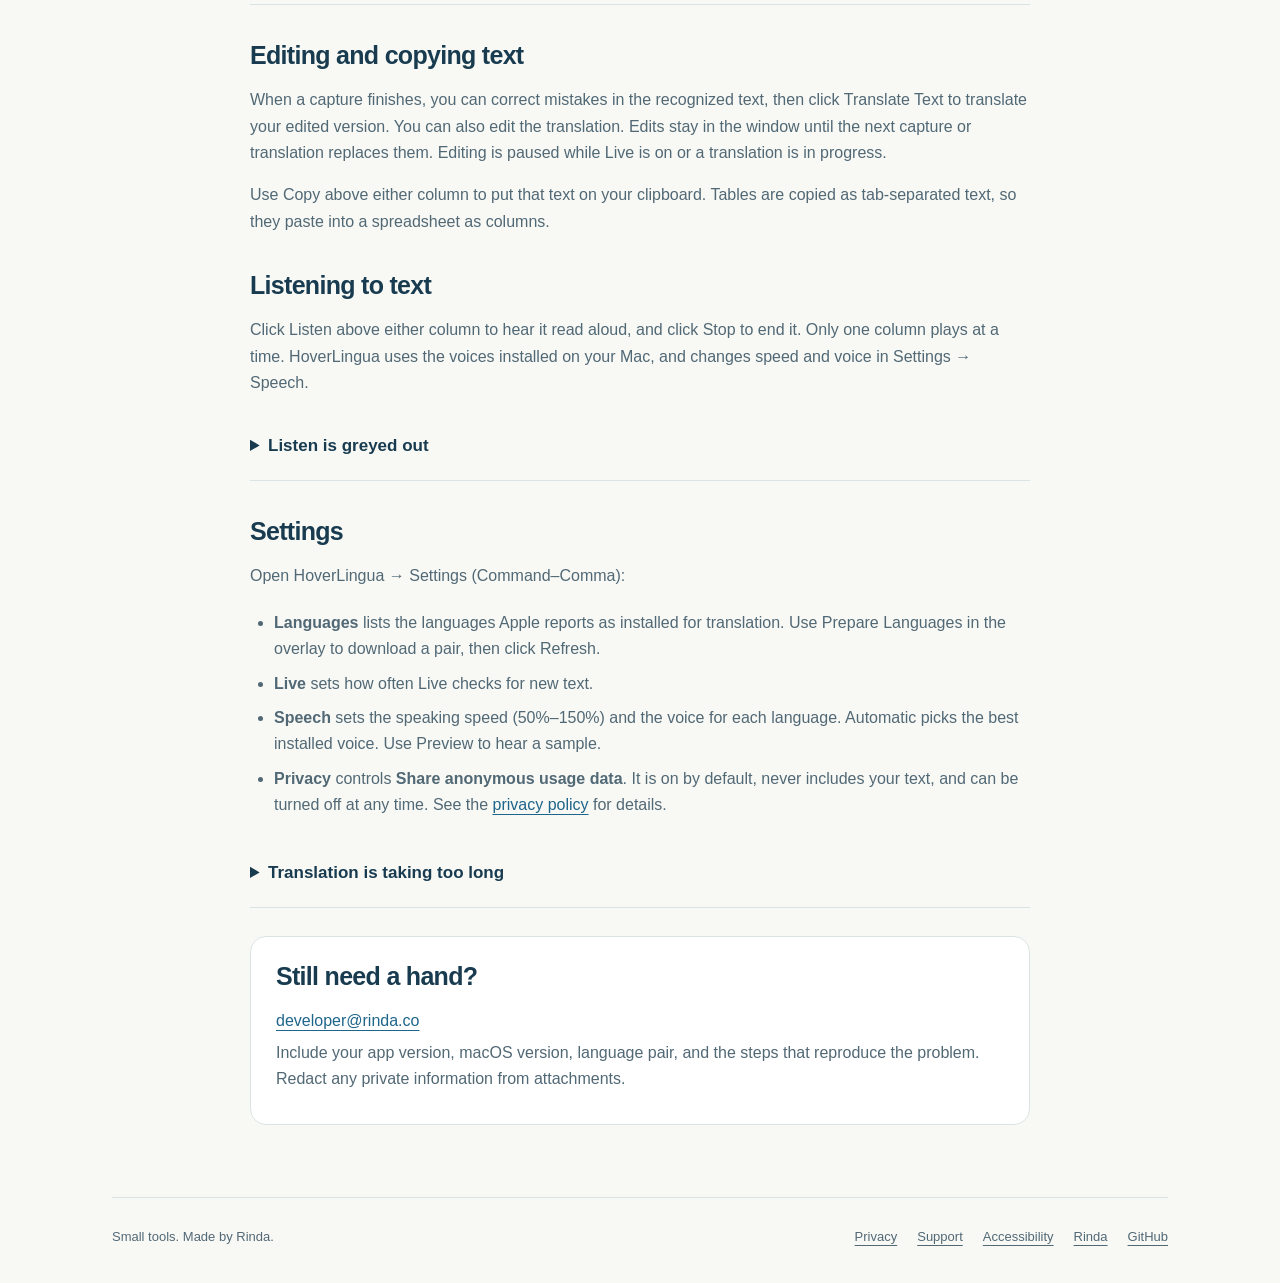
<file: hoverlingua/support/index.html>
<!doctype html>
<html lang="en">
<head>
  <meta charset="utf-8">
  <meta name="viewport" content="width=device-width, initial-scale=1">
  <title>HoverLingua Support — Setup and troubleshooting</title>
  <meta name="description" content="Get help with HoverLingua screen permissions, language models, capture, and translation on macOS.">
  <meta name="theme-color" content="#183b50">
  <meta property="og:title" content="HoverLingua Support — Setup and troubleshooting">
  <meta property="og:description" content="Get help with HoverLingua screen permissions, language models, capture, and translation on macOS.">
  <meta property="og:type" content="website">
  <meta property="og:url" content="https://apps.rinda.co/hoverlingua/support/">
  <link rel="canonical" href="https://apps.rinda.co/hoverlingua/support/">
  <link rel="icon" type="image/png" href="../../assets/rinda-mark.png">
  <link rel="stylesheet" href="../../assets/style.css">
</head>
<body>
  <a class="skip" href="#main">Skip to content</a>
  <div class="wrap">
    <header class="nav"><a class="brand" href="../../index.html" aria-label="Rinda apps home"><img src="../../assets/rinda-mark.png" alt="" width="36" height="36"><span class="small">/ apps</span></a><nav class="nav-links" aria-label="Main"><a href="../../index.html">Apps</a><a href="../index.html">HoverLingua</a><a href="index.html" aria-current="page">Support</a></nav></header>
    <main id="main"><article class="document"><p class="eyebrow">HoverLingua / Support</p><h1>A little help<br>getting started.</h1><p class="intro">Most setup issues come down to screen access or language availability. Start here, and email us if you're still stuck.</p><h2>Your first translation</h2><ol><li>Run HoverLingua on macOS 26 or newer.</li><li>Put <code>Hyvää huomenta! Kiitos.</code> in another app, such as Notes or TextEdit.</li><li>Choose Finnish → English. Drag the title bar and resize the window so the sentence sits inside the blue rectangle, on one display.</li><li>Click Capture &amp; Translate. Allow Screen Recording access if macOS asks. If macOS requests an app restart, quit and reopen HoverLingua, then capture again.</li><li>If the app says models are missing, click Prepare Languages (the download-circle button) and allow Apple's download. Once ready, capture again or choose Translate Text.</li></ol><p>The expected translation for this sample is “Good morning! Thank you.” Translation wording can vary with the installed model.</p><h2>Screen Recording permission</h2><p>Open System Settings → Privacy &amp; Security → Screen &amp; System Audio Recording. On some versions it is called Screen Recording. Enable Screen Recording access for HoverLingua.</p><p>HoverLingua doesn't record audio. The separate System Audio Recording Only list does not grant screen access and does not need to be enabled.</p><details><summary>Access is enabled, but capture is still denied</summary><p>Quit and reopen HoverLingua, then try capturing again. If access is still denied, remove only HoverLingua from the upper Screen &amp; System Audio Recording list. Use + to add HoverLingua from your Applications folder, allow access, then reopen the app.</p></details><details><summary>Languages need preparation, or a pair is unsupported</summary><p>Use Prepare Languages with an internet connection for the initial download. Downloads are presented and managed by Apple. Supported installed pairs work on device. If a pair is unsupported, a download will not make it available; choose another pair. Vision's recognition languages and Apple's translation languages can differ.</p></details><details><summary>No text was found, or the result looks wrong</summary><p>Put the whole text inside the selection, choose the matching source language, and increase text size or image clarity. Keep the selection on one display. Protected content may be unavailable. Tables, handwriting, and tilted photos can be less accurate; compare the recognized source with the original before relying on the translation.</p></details><details><summary>Moving, resizing, or reopening the window</summary><p>Drag the native title bar above the language controls and resize at the edges. Press Command–Return to capture while the overlay is focused, or to run Translate Text while the translation window is focused. Use File → Show Overlay or Command–Shift–O to reopen it, Command–Comma to open Settings, Command–W to close the active window, and Command–Q to quit.</p></details><h2>Live translation</h2><p>Turn on the Live checkbox in the overlay to keep translating text that changes, such as subtitles or slides. HoverLingua re-reads the rectangle on the interval set in Settings → Live (1, 2, 3, or 5 seconds) and translates only when the text changes. Turn Live off with the same checkbox, or close the overlay.</p><details><summary>Live stopped by itself, or doesn't start</summary><p>Live turns off if Screen Recording access is denied, or if you choose the same source and destination language. Fix the permission or language pair, then turn it on again. Live can't start while a capture or language preparation is running. Changing the language pair while Live is on restarts it with the new pair.</p></details><details><summary>Live shows “no text in the selection”</summary><p>The rectangle is empty right now, for example between subtitles. The last translation stays on screen until new text appears. If text is visible but not found, see the recognition tips below.</p></details><h2>Editing and copying text</h2><p>When a capture finishes, you can correct mistakes in the recognized text, then click Translate Text to translate your edited version. You can also edit the translation. Edits stay in the window until the next capture or translation replaces them. Editing is paused while Live is on or a translation is in progress.</p><p>Use Copy above either column to put that text on your clipboard. Tables are copied as tab-separated text, so they paste into a spreadsheet as columns.</p><h2>Listening to text</h2><p>Click Listen above either column to hear it read aloud, and click Stop to end it. Only one column plays at a time. HoverLingua uses the voices installed on your Mac, and changes speed and voice in Settings → Speech.</p><details><summary>Listen is greyed out</summary><p>Listen needs some text in the column, plus an installed voice for that column's language. Hover over the button to see why it isn't available. To add a voice, open System Settings → Accessibility → Spoken Content, or click Get More Voices… in Settings → Speech. Enhanced and Premium voices sound more natural.</p></details><h2>Settings</h2><p>Open HoverLingua → Settings (Command–Comma):</p><ul><li><strong>Languages</strong> lists the languages Apple reports as installed for translation. Use Prepare Languages in the overlay to download a pair, then click Refresh.</li><li><strong>Live</strong> sets how often Live checks for new text.</li><li><strong>Speech</strong> sets the speaking speed (50%–150%) and the voice for each language. Automatic picks the best installed voice. Use Preview to hear a sample.</li><li><strong>Privacy</strong> controls <strong>Share anonymous usage data</strong>. It is on by default, never includes your text, and can be turned off at any time. See the <a href="../privacy/index.html#usage-data">privacy policy</a> for details.</li></ul><details><summary>Translation is taking too long</summary><p>Cancel the current operation, check whether the selected pair needs model preparation, and retry with a smaller region. If the issue repeats with installed models, send us the app version, macOS version, language pair, and the error category or message. You don't need to include your captured text.</p></details><div class="contact"><h2 style="margin-top:0">Still need a hand?</h2><p><a href="mailto:developer@rinda.co?subject=HoverLingua%20support">developer@rinda.co</a></p><p>Include your app version, macOS version, language pair, and the steps that reproduce the problem. Redact any private information from attachments.</p></div></article></main>
    <footer class="footer"><span>Small tools. Made by Rinda.</span><nav class="footer-links" aria-label="Footer"><a href="../privacy/index.html">Privacy</a><a href="index.html">Support</a><a href="../accessibility/index.html">Accessibility</a><a href="https://rinda.co/">Rinda</a><a href="https://github.com/Rin-Da/apps">GitHub</a></nav></footer>
  </div>
</body>
</html>
</file>
<file: assets/style.css>
:root{color-scheme:light;--paper:#f8f9f5;--surface:#fff;--ink:#183b50;--muted:#516875;--line:#dbe4e4;--blue:#dceefa;--green:#e4efe5;--accent:#1e658b;--radius:22px;font-family:-apple-system,BlinkMacSystemFont,"Segoe UI",sans-serif;line-height:1.65;color:var(--ink);background:var(--paper)}
*{box-sizing:border-box}body{margin:0}a{color:var(--accent);text-underline-offset:4px}a:hover{text-decoration-thickness:2px}a:focus-visible,summary:focus-visible{outline:3px solid var(--accent);outline-offset:5px}img{max-width:100%;height:auto}.wrap{display:grid;grid-template-rows:auto 1fr auto;width:100%;max-width:1120px;min-height:100vh;min-height:100dvh;margin:auto;padding:0 32px}.skip{position:absolute;left:16px;top:-100px;background:var(--surface);padding:12px;z-index:3}.skip:focus{top:12px}.nav{display:flex;flex-wrap:wrap;align-items:center;justify-content:space-between;gap:24px;padding-top:25px;padding-bottom:25px;border-bottom:1px solid var(--line)}.brand{display:flex;flex-shrink:0;align-items:center;gap:10px;white-space:nowrap;text-decoration:none;color:var(--ink);font-weight:750;font-size:21px;letter-spacing:-.5px}.brand img{width:36px;height:36px}.nav-links{display:flex;flex-shrink:0;gap:26px;align-items:center}.nav-links a{font-size:14px;text-decoration:none;color:var(--muted)}.nav-links a[aria-current=page]{color:var(--ink);font-weight:700}.eyebrow{text-transform:uppercase;font-size:12px;letter-spacing:2px;font-weight:750;color:var(--accent);margin:0 0 19px}h1,h2,h3{line-height:1.12;letter-spacing:-1.5px;font-weight:650}h1{font-size:clamp(42px,6vw,76px);margin:0 0 24px;max-width:820px}h2{font-size:clamp(28px,3.2vw,40px);margin:0 0 18px}h3{font-size:22px;letter-spacing:-.5px;margin:0 0 10px}.lead{font-size:19px;color:var(--muted);max-width:590px;margin:0 0 28px}.hero{padding:74px 0 64px}.hero-grid{display:grid;grid-template-columns:1.08fr 1fr;align-items:center;gap:54px}.hero-grid h1{font-size:clamp(42px,5vw,64px)}.badge{display:inline-flex;font-size:12px;font-weight:700;border:1px solid var(--line);border-radius:100px;padding:5px 12px;background:var(--surface);color:var(--muted)}.actions{display:flex;align-items:center;flex-wrap:wrap;gap:18px}.button{display:inline-block;border-radius:12px;padding:12px 21px;text-decoration:none;color:#fff;background:var(--ink);font-weight:650}.button:hover{background:var(--accent);text-decoration:none}.text-link{font-size:14px;font-weight:650}.small{font-size:13px;color:var(--muted)}.app-icon{width:70px;height:70px;border-radius:15px}.app-art{background:var(--blue);padding:46px 32px;display:flex;flex-direction:column;justify-content:center}.example-window{border:1px solid #ffffffb0;background:var(--surface);border-radius:16px;box-shadow:0 16px 34px #183b5012;overflow:hidden}.window-head{padding:11px 15px;border-bottom:1px solid var(--line);font-size:12px;font-weight:650;color:var(--muted);display:flex;justify-content:space-between;align-items:center;gap:8px}.dots{display:inline-flex;gap:4px}.dots i{display:block;width:7px;height:7px;border-radius:50%;background:var(--line)}.capture-sample{border:2px solid #338eee;margin:19px;padding:21px 17px;font-size:21px;color:var(--ink);background:var(--paper)}.translation-sample{display:grid;grid-template-columns:1fr 1fr;padding:20px;gap:20px;font-size:17px}.translation-sample>div+div{border-left:1px solid var(--line);padding-left:20px}.translation-sample small{display:block;color:var(--muted);font-size:11px;margin-bottom:8px}.translation-sample p{margin:0}.flow-arrow{text-align:center;font-size:22px;color:var(--accent);padding:10px}.caption{text-align:center;font-size:11px;color:var(--muted);margin:14px 0 0}.section{padding:64px 0;border-top:1px solid var(--line)}.steps{display:grid;grid-template-columns:repeat(3,1fr);gap:34px;margin-top:36px}.step-number{display:flex;align-items:center;justify-content:center;width:34px;height:34px;background:var(--blue);border-radius:50%;font-size:13px;font-weight:700;margin-bottom:20px}.steps p{color:var(--muted);margin:0}.note-box{background:var(--green);border-radius:var(--radius);padding:36px;display:grid;grid-template-columns:1fr 1fr;gap:30px}.note-box p{margin:0;color:var(--muted)}.note-box h2{font-size:30px}.requirements{display:flex;flex-wrap:wrap;gap:10px;margin-top:25px}.requirements span{font-size:12px;color:var(--muted);border:1px solid var(--line);border-radius:100px;padding:5px 10px}.footer{display:flex;justify-content:space-between;gap:20px;padding:28px 0 36px;color:var(--muted);font-size:13px;border-top:1px solid var(--line)}.footer-links{display:flex;flex-wrap:wrap;gap:20px}.footer-links a{color:var(--muted)}.document{max-width:780px;margin:auto;padding:60px 0 72px}.document h1{font-size:clamp(36px,5vw,55px)}.document h2{font-size:25px;margin-top:36px;letter-spacing:-.7px}.document p,.document li{color:var(--muted)}.document ul,.document ol{padding-left:24px}.document li{padding:4px 0}.document .intro{font-size:18px}.document .callout{padding:22px;border-left:3px solid var(--accent);background:var(--blue);border-radius:0 12px 12px 0}.contact{background:var(--surface);border:1px solid var(--line);border-radius:16px;padding:25px;margin-top:28px}.contact p{margin:6px 0}.contact a{overflow-wrap:anywhere}details{padding:20px 0;border-bottom:1px solid var(--line)}summary{cursor:pointer;font-weight:650;font-size:17px}details p{margin-bottom:0}code{font-size:.9em;background:var(--blue);border-radius:4px;padding:2px 5px}.status{margin-bottom:20px}.hero-brand{display:flex;align-items:center;gap:12px;margin-bottom:24px}.hero-brand img{width:44px;height:44px}.hero-brand span{font-weight:700}
@media(max-width:800px){.hero-grid,.note-box{grid-template-columns:1fr}.hero-grid{gap:38px}.hero{padding:48px 0}.steps{grid-template-columns:1fr;gap:28px}.step-number{margin-bottom:12px}.app-art{padding:32px}.section{padding:42px 0}.document{padding:42px 0}.hero-grid h1{max-width:640px}.footer{flex-direction:column}.note-box{padding:27px}}
@media(max-width:480px){.wrap{padding:0 20px}.nav{gap:14px}.nav-links{gap:14px}.nav-links a{font-size:12px}.brand{font-size:18px}.brand img{width:28px;height:28px}.translation-sample{gap:12px;padding:16px;font-size:15px}.translation-sample>div+div{padding-left:12px}.app-art{padding:24px 18px}.capture-sample{font-size:19px;margin:16px;padding:16px}.lead{font-size:17px}}
@media(prefers-color-scheme:dark){:root{color-scheme:dark;--paper:#13232c;--surface:#1b303c;--ink:#edf4f2;--muted:#b4c6cf;--line:#34505d;--blue:#1a3b52;--green:#243e35;--accent:#91ccee}.button{color:#13232c}.button:hover{background:var(--accent)}.example-window{border-color:var(--line);box-shadow:0 16px 34px #0002}}

/* Compact app directory; detailed content stays on the product pages. */
.directory-intro { padding: 58px 0 40px; }
.directory-intro h1 { font-size: clamp(40px, 5.5vw, 64px); margin-bottom: 18px; }
.directory-intro .lead { font-size: 18px; max-width: 600px; margin: 0; }
.catalog { padding-bottom: 48px; }
.catalog-heading { display: flex; align-items: center; justify-content: space-between; gap: 20px; margin-bottom: 20px; }
.catalog-heading h2 { font-size: 22px; letter-spacing: -.5px; margin: 0; }
.catalog-grid { display: grid; grid-template-columns: repeat(2, minmax(0, 1fr)); gap: 24px; padding: 0; margin: 0; list-style: none; }
.catalog-card { display: flex; flex-direction: column; gap: 22px; min-width: 0; padding: 30px; background: var(--surface); border: 1px solid var(--line); border-radius: var(--radius); }
.catalog-icon-row { display: flex; align-items: center; justify-content: space-between; gap: 16px; }
.catalog-category { font-size: 12px; font-weight: 650; color: var(--accent); margin: 0 0 8px; }
.catalog-card h3 { font-size: 29px; margin: 0; overflow-wrap: anywhere; }
.catalog-description { color: var(--muted); margin: 0; flex: 1; }
.platforms { display: flex; flex-wrap: wrap; gap: 8px; list-style: none; padding: 0; margin: 0; }
.platforms li { font-size: 12px; color: var(--muted); background: var(--paper); border: 1px solid var(--line); padding: 4px 10px; border-radius: 7px; }
.catalog-card-footer { display: flex; align-items: center; justify-content: space-between; flex-wrap: wrap; gap: 10px; border-top: 1px solid var(--line); padding-top: 20px; }
.directory-contact { display: flex; justify-content: space-between; align-items: center; gap: 24px; padding: 30px 0 40px; border-top: 1px solid var(--line); }
.directory-contact h2 { font-size: 22px; letter-spacing: -.5px; margin-bottom: 8px; }
.directory-contact p { color: var(--muted); margin: 0; }
.directory-contact > a { flex-shrink: 0; }
@media (max-width: 600px) {
  .catalog-grid { grid-template-columns: 1fr; }
  .catalog-card { padding: 25px; }
  .directory-intro { padding: 38px 0 32px; }
  .directory-contact { align-items: flex-start; flex-direction: column; gap: 16px; }
}
</file>
